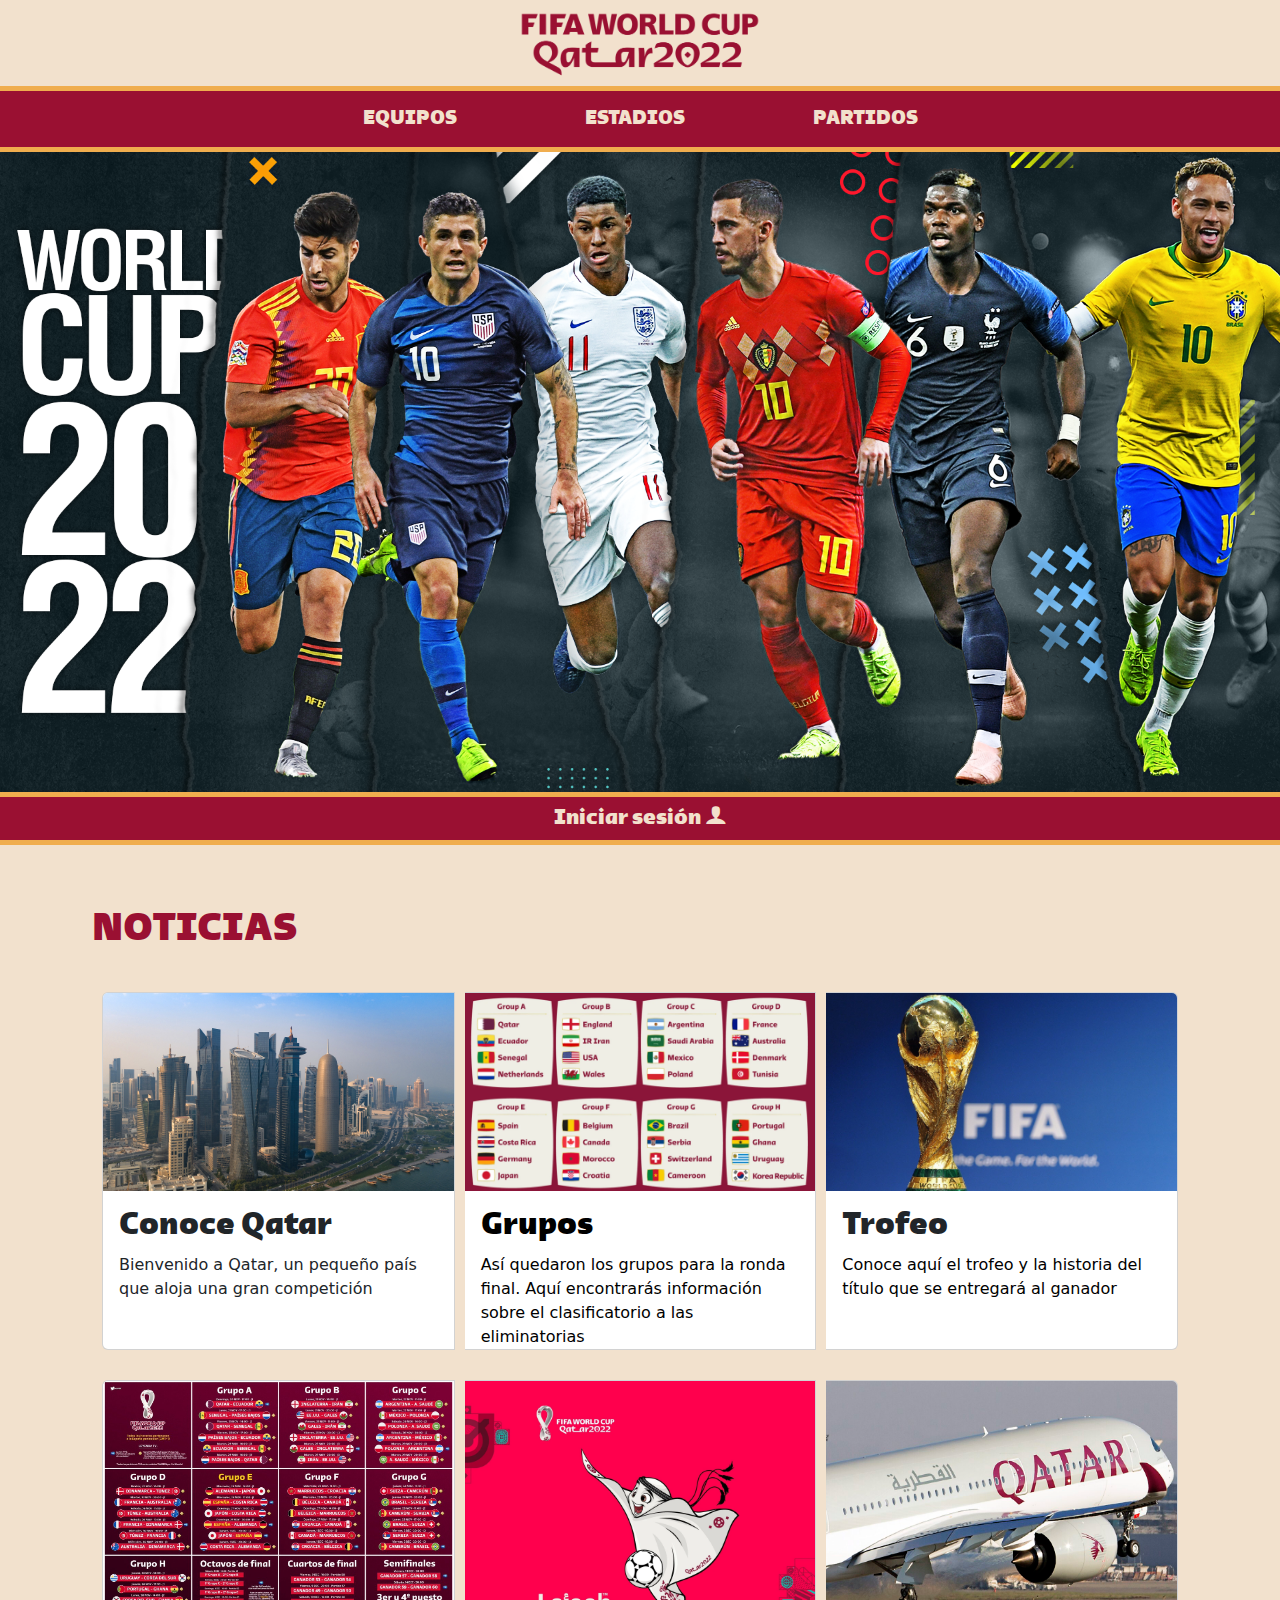
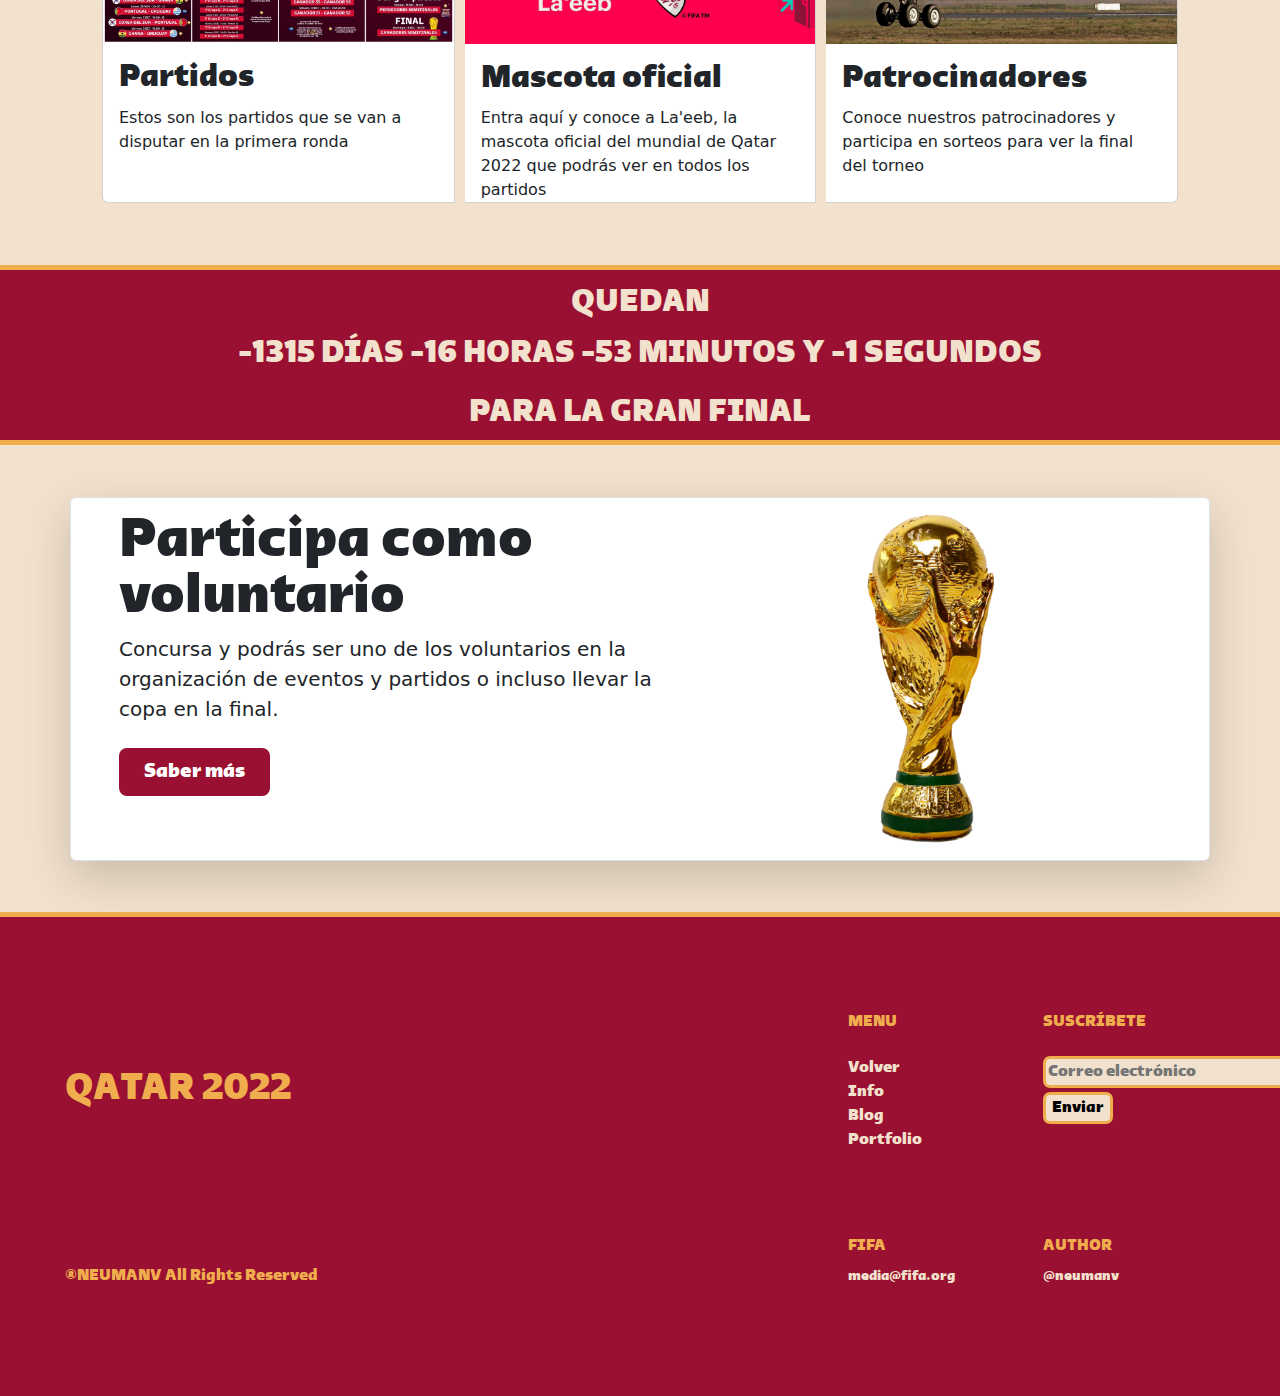
<file: index.html>
<!DOCTYPE html>
<html lang="en">
<head>
    <meta charset="UTF-8">
    <meta name="viewport" content="width=device-width, initial-scale=1.0">
    <title>Qatar 2022</title>
    <link rel="shortcut icon" type="image/x-icon" href="img/fav_icon.png">
    <link rel="stylesheet" href="css/bootstrap.css">
    <link rel="stylesheet" href="css/custom.css">
    <link rel="stylesheet" type="text/css" href="css/style.css">
    <script src="js/bootstrap.bundle.js"></script>
    <script src="js/custom.js"></script>
</head>

<body>
    <header>
        <div class="top">
            <a href="index.html"><img class="justify-content-center" src="img/fuentes.png"></a>
        </div>
        <div class="principal">
            <!-- DISPONIBLE -->
            <p><a href="equipos.html">EQUIPOS</a></p>
            <!-- DISPONIBLE -->
            <p><a href="estadios.html">ESTADIOS</a></p>
            <p><a href="#">PARTIDOS</a></p>
        </div>
        <div class="banner">
            <img src="img/banner4.png">
        </div>
        <div class="ini-ses">
            <a href="iniciosesion.html">Iniciar sesión <span class="icon-user"></span></a>
        </div>
    </header>

    <!-- ESTRUCTURA DEL BODY -->
    <div class="container">
        <h1 class="noticias">NOTICIAS</h1>

        <!-- PRIMERA LÍNEA DE CARTAS -->
        <div class="card-group align-self-center">

            <div class="card">
                <img class="card-img-top" src="img/qatar_doha.jpg">
                <div class="card-body">
                    <h2 class="card-title">Conoce Qatar</h2>
                    <p class="card-text">Bienvenido a Qatar, un pequeño país que aloja una gran competición</p>
                </div>
            </div>

            <!-- FUNCIONA -->
            <div class="card">
                <img class="card-img-top" src="img/grupos.png">
                <div class="card-body">
                    <h2 class="card-title"><a id="enlace" href="grupos.html">Grupos</h2>
                    <p class="card-text">Así quedaron los grupos para la ronda final. Aquí encontrarás información sobre
                        el clasificatorio a las eliminatorias</a></p>
                </div>
            </div>

            <div class="card">
                <img class="card-img-top" src="img/competicion.jpeg">
                <div class="card-body">
                    <h2 class="card-title">Trofeo</h2>
                    <p class="card-text"><a class="enlace" href="#">Conoce aquí el trofeo y la historia del título que
                            se entregará al ganador</a></p>
                </div>
            </div>
        </div>

        <!-- SEGUNDA LÍNEA DE CARTAS -->
        <div class="card-group align-self-center">
            <div class="card">
                <img class="card-img-top" src="img/partidos.jpg">
                <div class="card-body">
                    <h2 class="card-title">Partidos</h2>
                    <p class="card-text">Estos son los partidos que se van a disputar en la primera ronda</p>
                </div>
            </div>

            <div class="card">
                <img class="card-img-top" src="img/mascota_qatar.png">
                <div class="card-body">
                    <h2 class="card-title">Mascota oficial</h2>
                    <p class="card-text">Entra aquí y conoce a La'eeb, la mascota oficial del mundial de Qatar 2022 que
                        podrás ver en todos los partidos</p>
                </div>
            </div>

            <div class="card">
                <img class="card-img-top" src="img/qatar_airways.jpg">
                <div class="card-body">
                    <h2 class="card-title">Patrocinadores</h2>
                    <p class="card-text">Conoce nuestros patrocinadores y participa en sorteos para ver la final del
                        torneo</p>
                </div>
            </div>
        </div>
    </div>

    <!-- CONTADOR REGRESIVO -->
    <div class="text-center">
        <h2>QUEDAN</h2>
        <p><span id="days"></span> DÍAS <span id="hours"></span> HORAS <span id="minutes"></span> MINUTOS Y <span
                id="seconds"></span> SEGUNDOS</p>
        <h2>PARA LA GRAN FINAL</h2>
        <!-- FUNCIÓN JS -->
        <script>
            setInterval(updateCountdown, MILLISECONDS_OF_A_SECOND);     //Reiniciar cada segundo
        </script>
    </div>
    <!-- FIN CONTADOR REGRESIVO -->

    <div class="container">
        <div class="cuadro row align-items-center rounded-2 border bg-white shadow-lg">
            <div class="col-lg-7 p-lg-5 pt-lg-3">
                <h1 class="display-4 fw-bold ff-qatar lh-1">Participa como voluntario</h1>
                <p class="lead">Concursa y podrás ser uno de los voluntarios en la organización de eventos
                    y partidos o incluso llevar la copa en la final.</p>
                <div class="d-grid gap-2 d-md-flex justify-content-md-start mb-4 mb-lg-3">
                    <button type="button"
                        class="btn ff-qatar bg-primary mt-2 btn-lg px-4 me-md-2 fw-bold text-white">Saber más</button>
                </div>
            </div>
            <!-- CUADRO DE IMAGEN -->
            <div class="col-lg-4 offset-lg-1 overflow-hidden">
                <img class="w-50" src="img/wc_trophy.png">
            </div>
        </div>
    </div>

    <!-- FOOTER -->
    <div class="container-fluid justify-content-center">
        <footer>
            <div class="row my-5 justify-content-center py-5">
                <div class="col-11">
                    <div class="row">
                        <div class="col-xl-8 col-md-4 col-sm-4 col-12 my-auto mx-auto a">
                            <h3 class="text-muted mb-md-0 mb-5 bold-text">QATAR 2022</h3>
                        </div>
                        <div class="col-xl-2 col-md-4 col-sm-4 col-12">
                            <h6 class="mb-3 mb-lg-4 bold-text "><b>MENU</b></h6>
                            <ul class="list-unstyled">
                                <li><a href="index.html" id="footer-hover">Volver</a></li>
                                <li>Info</li>
                                <li>Blog</li>
                                <li>Portfolio</li>
                            </ul>
                        </div>
                        <div class="col-xl-2 col-md-4 col-sm-4 col-12">
                            <h6 class="mb-3 mb-lg-4 text-muted bold-text mt-sm-0 mt-5"><b>SUSCRÍBETE</b></h6>
                            <form><input id="form-footer" type="email" class="mb-1" placeholder="Correo electrónico">
                            <button id="form-footer">Enviar</button></form>
                        </div>
                    </div>
                    <div class="row">
                        <div
                            class="col-xl-8 col-md-4 col-sm-4 col-auto  my-md-0 mt-5 order-sm-1 order-3 align-self-end">
                            <p class="social text-muted mb-0 pb-0 bold-text"><span>&#174;</span>NEUMANV All Rights Reserved</small>
                        </div>
                        <div class="col-xl-2 col-md-4 col-sm-4 col-auto order-1 align-self-end ">
                            <h6 class="mt-55 mt-2 text-muted bold-text"><b>FIFA</b></h6><small> <span><i
                                        class="fa fa-envelope" aria-hidden="true"></i></span>media@fifa.org</small>
                        </div>
                        <div class="col-xl-2 col-md-4 col-sm-4 col-auto order-2 align-self-end mt-3">
                            <h6 class="text-muted bold-text"><b>AUTHOR</b></h6><small><span><i class="fa fa-envelope"
                                        aria-hidden="true"></i></span><a id="ghub"
                                    href="https://github.com/neumanv">@neumanv</a></small>
                        </div>
                    </div>
                </div>
            </div>
        </footer>
    </div>

    <!-- SCRIPTS FINALES -->

    <script type='text/javascript'>

        //NO CLICK DERECHO
        document.oncontextmenu = function () {
            return false
        }

        //------------------------------------------------------  

        //NO PERMITE COPIAR
        document.addEventListener("contextmenu", function (event) {
            event.preventDefault();
        }, false);

        document.addEventListener("copy", function (event) {
            //AL COPIAR EL TEXTO MUESTRA EL SIGUIENTE MENSAJE
            event.clipboardData.setData("text/plain", "No se puede copiar");
            event.preventDefault();
        }, false);
    </script>
</body>

</html>
</file>
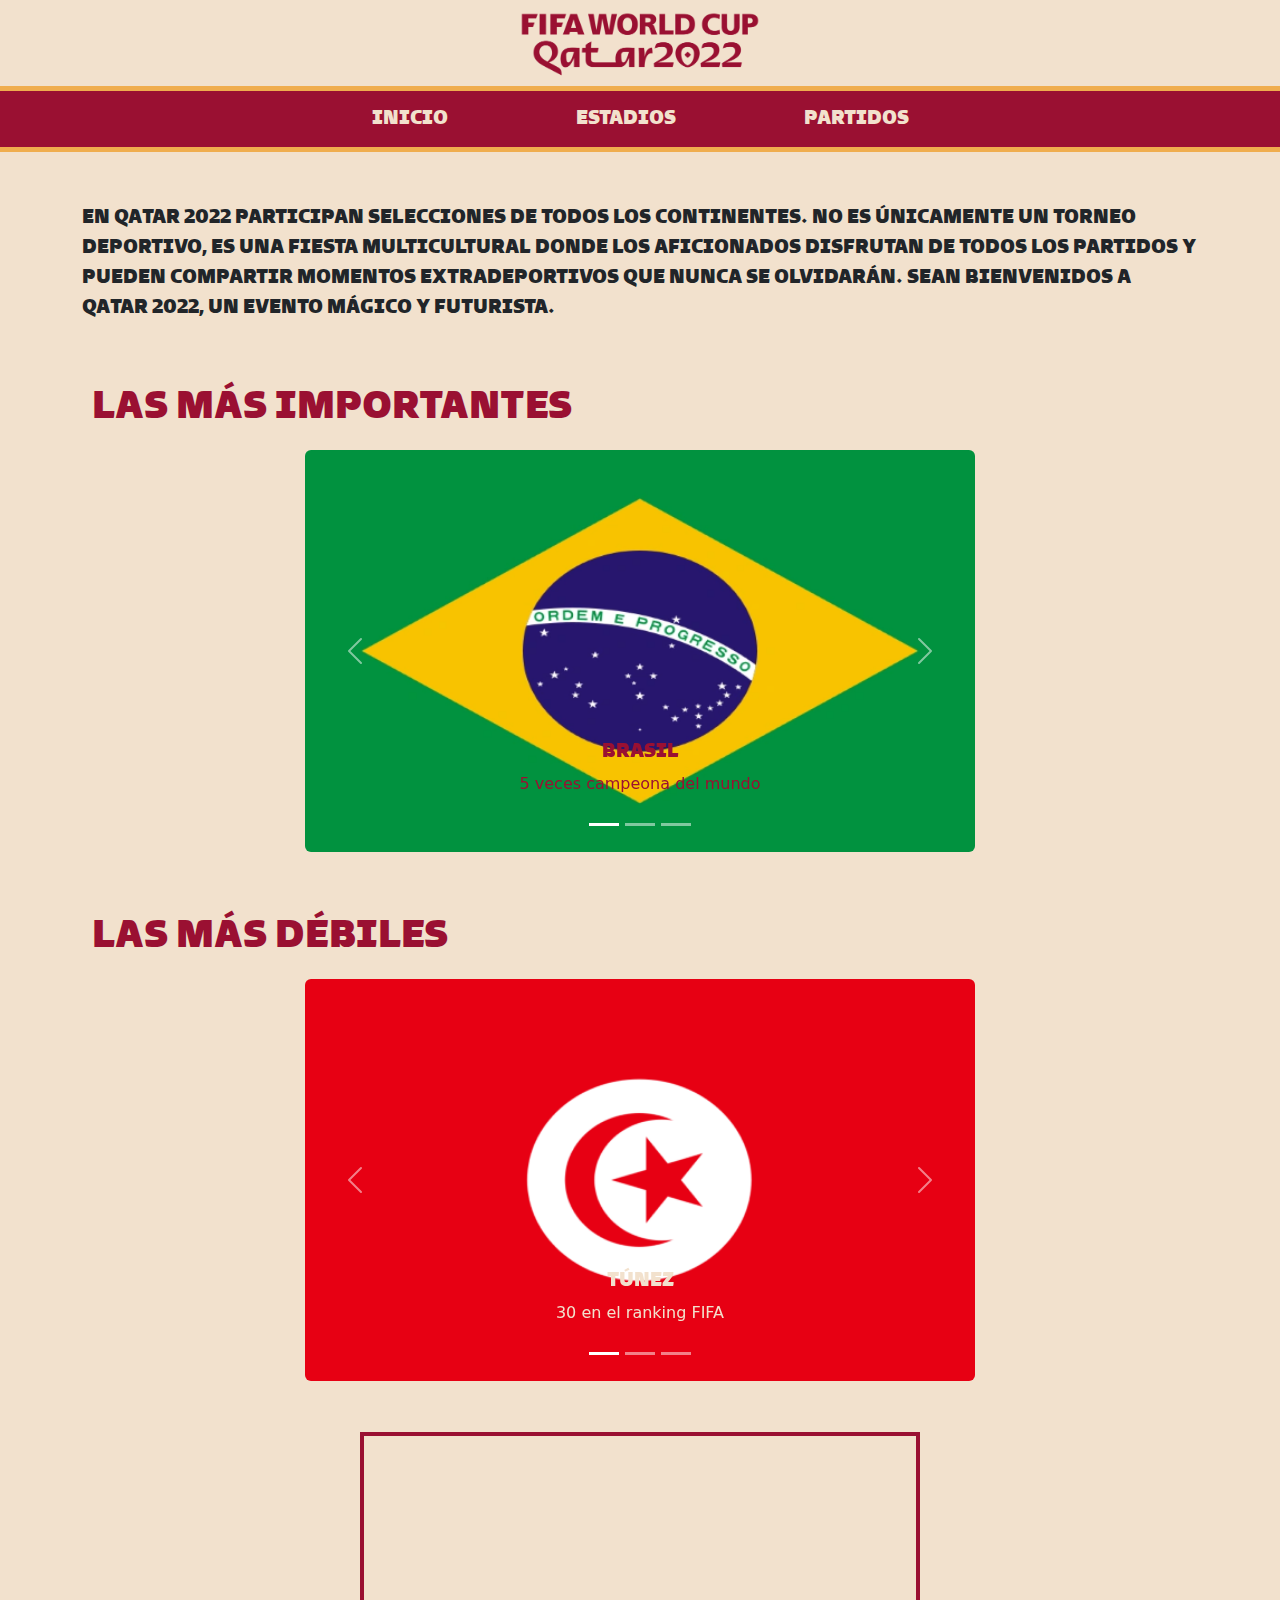
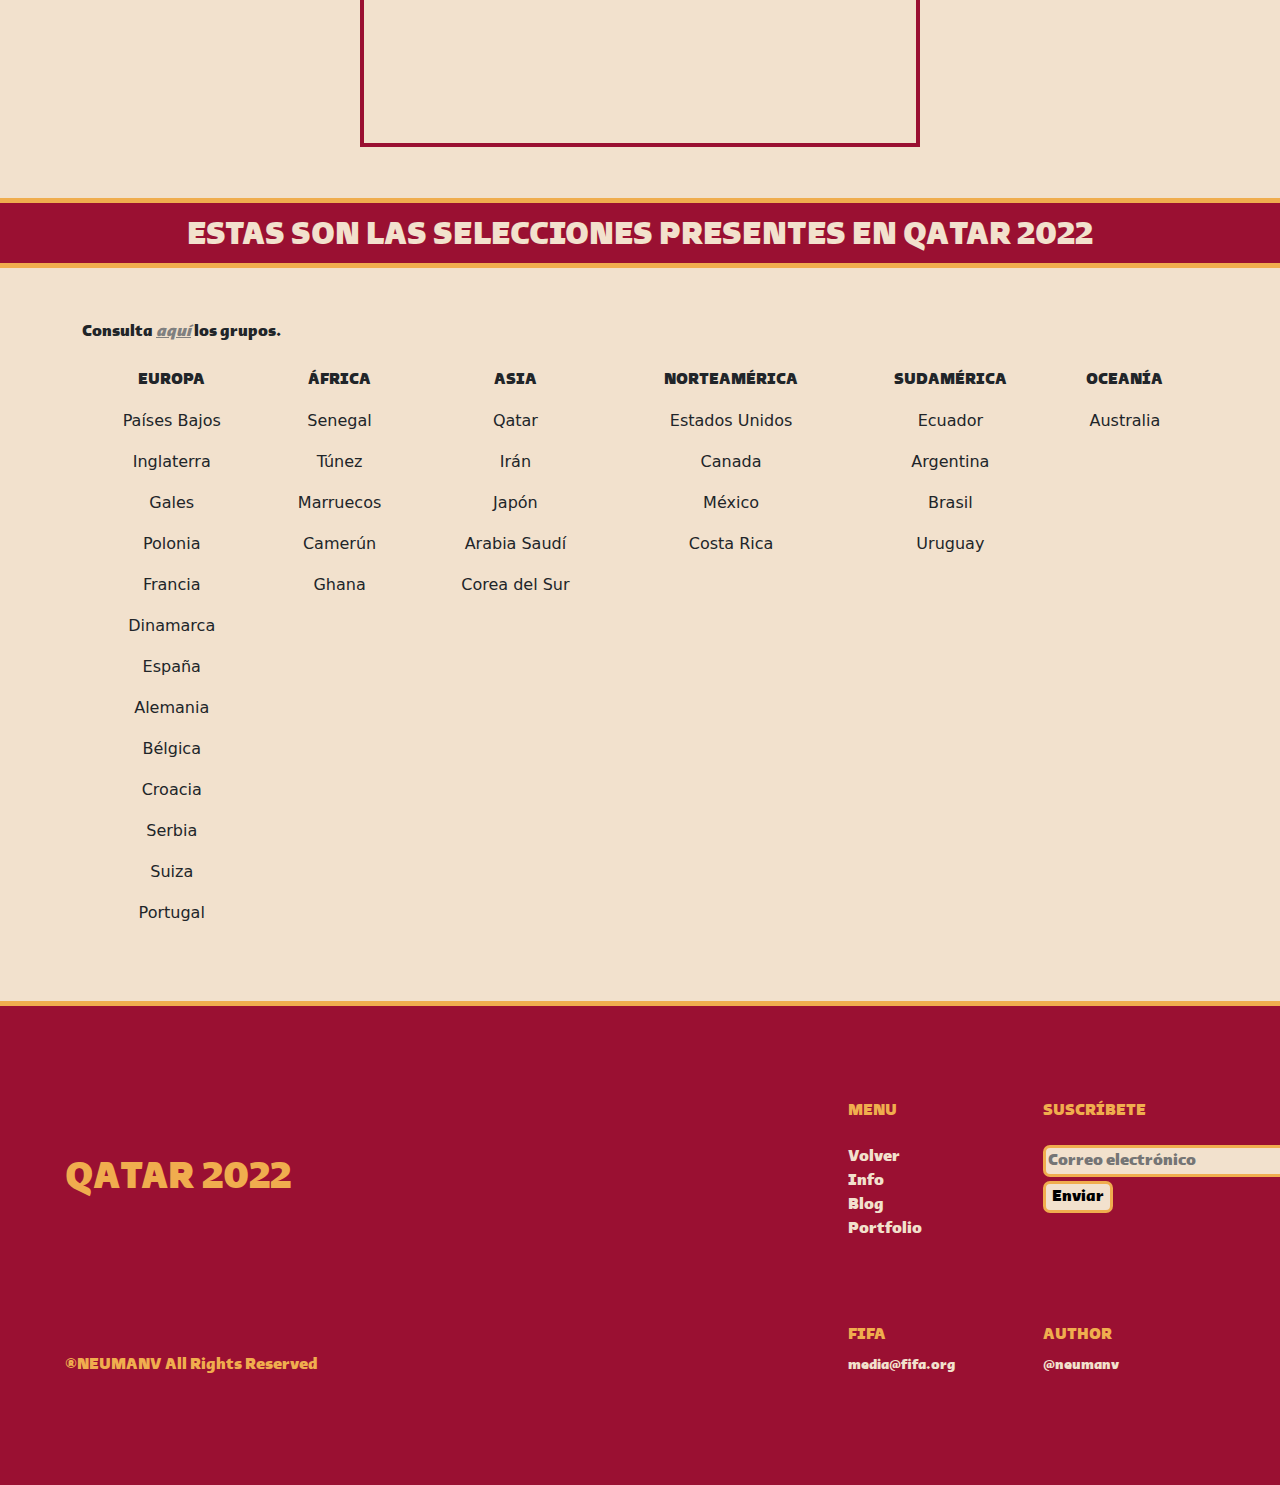
<file: equipos.html>
<!DOCTYPE html>
<html lang="en">

<head>
    <meta charset="UTF-8">
    <meta name="viewport" content="width=device-width, initial-scale=1.0">
    <title>Equipos Qatar 2022</title>
    <link rel="shortcut icon" type="image/x-icon" href="img/fav_icon.png">
    <link rel="stylesheet" href="css/bootstrap.css">
    <link rel="stylesheet" href="css/custom.css">
    <script src="js/bootstrap.bundle.js"></script>
    <script src="js/custom.js"></script>
</head>

<body>
    <header>
        <div class="top">
            <a href="index.html"><img class="justify-content-center" src="img/fuentes.png"></a>
        </div>
        <div class="principal">
            <!-- DISPONIBLE -->
            <p><a href="index.html">INICIO</a></p>
            <!-- DISPONIBLE -->
            <p><a href="estadios.html">ESTADIOS</a></p>
            <p><a href="#">PARTIDOS</a></p>
        </div>
    </header>

    <!-- ESTRUCTURA DEL BODY -->

    <div class="container">
        <p class="pres-equipos">EN QATAR 2022 PARTICIPAN SELECCIONES DE TODOS LOS CONTINENTES.
            NO ES ÚNICAMENTE UN TORNEO DEPORTIVO, ES UNA FIESTA MULTICULTURAL DONDE LOS AFICIONADOS DISFRUTAN DE TODOS
            LOS PARTIDOS Y PUEDEN COMPARTIR MOMENTOS EXTRADEPORTIVOS QUE NUNCA SE OLVIDARÁN. SEAN BIENVENIDOS A QATAR
            2022, UN EVENTO MÁGICO Y FUTURISTA.
        </p>
    </div>

    <!-- CAROUSEL IMPORTANTES -->
    <div class="container">
        <h1 class="noticias">LAS MÁS IMPORTANTES</h1>
        <div id="carouselExampleIndicators" class="carousel slide demo" data-bs-ride="carousel">
            <div class="carousel-indicators">
                <button type="button" data-bs-target="#carouselExampleIndicators" data-bs-slide-to="0" class="active"
                    aria-current="true" aria- label="Slide 1"></button>
                <button type="button" data-bs-target="#carouselExampleIndicators" data-bs-slide-to="1"
                    aria-label="Slide 2"></button>
                <button type="button" data-bs-target="#carouselExampleIndicators" data-bs-slide-to="2"
                    aria-label="Slide 3"></button>
            </div>
            <div class="carousel-inner rounded">
                <div class="carousel-item  active">
                    <img src="img/brasil.png" class="d-block w-5">
                    <div class="carousel-caption d-none d-md-block">
                        <h5>BRASIL</h5>
                        <p id="cambio-bandera">5 veces campeona del mundo</p>
                    </div>
                </div>
                <div class="carousel-item">
                    <img src="img/alemania.png" class="d-block w-100">
                    <div class="carousel-caption d-none d-md-block">
                        <h5>ALEMANIA</h5>
                        <p id="cambio-bandera">4 veces campeona del mundo</p>
                    </div>
                </div>
                <div class="carousel-item">
                    <img src="img/francia.png" class="d-block w-100">
                    <div class="carousel-caption d-none d-md-block">
                        <h5>FRANCIA</h5>
                        <p id="cambio-bandera">2 veces campeona del mundo</p>
                    </div>
                </div>
            </div>
            <button class="carousel-control-prev" type="button" data-bs-target="#carouselExampleIndicators"
                data-bs-slide="prev">
                <span class="carousel-control-prev-icon" aria-hidden="true"></span>
            </button>
            <button class="carousel-control-next" type="button" data-bs-target="#carouselExampleIndicators"
                data-bs-slide="next">
                <span class="carousel-control-next-icon" aria-hidden="true"></span>
            </button>
        </div>
    </div>
    <!-- FIN CARRUSEL IMPORTANTES -->

    <!-- CAROUSEL PEORES -->
    <div class="container">
        <h1 class="noticias">LAS MÁS DÉBILES</h1>
        <div id="second-carousel" class="carousel slide demo" data-bs-ride="carousel">
            <div class="carousel-indicators">
                <button type="button" data-bs-target="#second-carousel" data-bs-slide-to="0" class="active"
                    aria-current="true" aria- label="Slide 1"></button>
                <button type="button" data-bs-target="#second-carousel" data-bs-slide-to="1"
                    aria-label="Slide 2"></button>
                <button type="button" data-bs-target="#second-carousel" data-bs-slide-to="2"
                    aria-label="Slide 3"></button>
            </div>
            <div class="carousel-inner rounded">
                <div class="carousel-item">
                    <img src="img/arabia.jpg" class="d-block w-5">
                    <div class="arabia carousel-caption d-none d-md-block">
                        <h5>ARABIA SAUDÍ</h5>
                        <p>51 en el ranking FIFA</p>
                    </div>
                </div>
                <div class="carousel-item">
                    <img src="img/qatar-bandera.png" class="d-block w-5">
                    <div class="arabia d-none carousel-caption d-md-block">
                        <h5>QATAR</h5>
                        <p>50 en el ranking fifa</p>
                    </div>
                </div>
                <div class="carousel-item active">
                    <img src="img/tunez.png" class="d-block w-5">
                    <div class="arabia carousel-caption d-none d-md-block">
                        <h5>TÚNEZ</h5>
                        <p>30 en el ranking FIFA</p>
                    </div>
                </div>
            </div>
            <button class="carousel-control-prev" type="button" data-bs-target="#second-carousel" data-bs-slide="prev">
                <span class="carousel-control-prev-icon" aria-hidden="true"></span>
            </button>
            <button class="carousel-control-next" type="button" data-bs-target="#second-carousel" data-bs-slide="next">
                <span class="carousel-control-next-icon" aria-hidden="true"></span>
            </button>
        </div>
    </div>
    <!-- FIN CARRUSEL PEORES -->

    <!-- VIDEO PRESENTACIÓN -->
    <div id="colc-video" class="container">
        <iframe class="video-qatar" width="560" height="315" src="https://www.youtube.com/embed/Vk08UapQGxU"
            title="YouTube video player" frameborder="0"
            allow="accelerometer; autoplay; clipboard-write; encrypted-media; gyroscope; picture-in-picture"
            allowfullscreen></iframe>
    </div>
    <!-- FIN VIDEO PRESENTACIÓN -->

    <!-- CLASIFICADOS -->
    <div class="text-center">
        <h2>ESTAS SON LAS SELECCIONES PRESENTES EN QATAR 2022</h2>
    </div>

    <!-- TABLA RESPONSIVA -->
    <!-- PARA VER LA TABLA EN DIMENSIONES MÁS PEQUEÑAS, SE DEBE DESLIZAR LA PANTALLA -->
    <div class="container">
        <p class="ff-qatar">Consulta <a id="enlace-texto" href="grupos.html">aquí</a> los grupos.</p>
        <div class="table-responsive">
            <table class="table">
                <thead>
                    <tr>
                        <th scope="col">EUROPA</th>
                        <th scope="col">ÁFRICA</th>
                        <th scope="col">ASIA</th>
                        <th scope="col">NORTEAMÉRICA</th>
                        <th scope="col">SUDAMÉRICA</th>
                        <th scope="col">OCEANÍA</th>
                    </tr>
                </thead>
                <tbody>
                    <tr>
                        <td>Países Bajos</td>
                        <td>Senegal</td>
                        <td>Qatar</td>
                        <td>Estados Unidos</td>
                        <td>Ecuador</td>
                        <td>Australia</td>
                    </tr>
                    <tr>
                        <td>Inglaterra</td>
                        <td>Túnez</td>
                        <td>Irán</td>
                        <td>Canada</td>
                        <td>Argentina</td>
                    </tr>
                    <tr>
                        <td>Gales</td>
                        <td>Marruecos</td>
                        <td>Japón</td>
                        <td>México</td>
                        <td>Brasil</td>
                    </tr>
                    <tr>
                        <td>Polonia</td>
                        <td>Camerún</td>
                        <td>Arabia Saudí</td>
                        <td>Costa Rica</td>
                        <td>Uruguay</td>
                    </tr>
                    <tr>
                        <td>Francia</td>
                        <td>Ghana</td>
                        <td>Corea del Sur</td>
                    </tr>
                    <tr>
                        <td>Dinamarca</td>
                    </tr>
                    <tr>
                        <td>España</td>
                    </tr>
                    <tr>
                        <td>Alemania</td>
                    </tr>
                    <tr>
                        <td>Bélgica</td>
                    </tr>
                    <tr>
                        <td>Croacia</td>
                    </tr>
                    <tr>
                        <td>Serbia</td>
                    </tr>
                    <tr>
                        <td>Suiza</td>
                    </tr>
                    <tr>
                        <td>Portugal</td>
                    </tr>
                </tbody>
            </table>
        </div>
    </div>
    <!-- FIN TABLA RESPONSIVA -->
    <!-- FIN CLASIFICADOS -->

    <!-- FOOTER -->
    <div class="container-fluid justify-content-center">
        <footer>
            <div class="row my-5 justify-content-center py-5">
                <div class="col-11">
                    <div class="row">
                        <div class="col-xl-8 col-md-4 col-sm-4 col-12 my-auto mx-auto a">
                            <h3 class="text-muted mb-md-0 mb-5 bold-text">QATAR 2022</h3>
                        </div>
                        <div class="col-xl-2 col-md-4 col-sm-4 col-12">
                            <h6 class="mb-3 mb-lg-4 bold-text "><b>MENU</b></h6>
                            <ul class="list-unstyled">
                                <li><a href="index.html" id="footer-hover">Volver</a></li>
                                <li>Info</li>
                                <li>Blog</li>
                                <li>Portfolio</li>
                            </ul>
                        </div>
                        <div class="col-xl-2 col-md-4 col-sm-4 col-12">
                            <h6 class="mb-3 mb-lg-4 text-muted bold-text mt-sm-0 mt-5"><b>SUSCRÍBETE</b></h6>
                            <form><input id="form-footer" type="email" class="mb-1" placeholder="Correo electrónico">
                            <button id="form-footer">Enviar</button></form>
                        </div>
                    </div>
                    <div class="row">
                        <div
                            class="col-xl-8 col-md-4 col-sm-4 col-auto  my-md-0 mt-5 order-sm-1 order-3 align-self-end">
                            <p class="social text-muted mb-0 pb-0 bold-text"><span>&#174;</span>NEUMANV All Rights Reserved</small>
                        </div>
                        <div class="col-xl-2 col-md-4 col-sm-4 col-auto order-1 align-self-end ">
                            <h6 class="mt-55 mt-2 text-muted bold-text"><b>FIFA</b></h6><small> <span><i
                                        class="fa fa-envelope" aria-hidden="true"></i></span>media@fifa.org</small>
                        </div>
                        <div class="col-xl-2 col-md-4 col-sm-4 col-auto order-2 align-self-end mt-3">
                            <h6 class="text-muted bold-text"><b>AUTHOR</b></h6><small><span><i class="fa fa-envelope"
                                        aria-hidden="true"></i></span><a id="ghub"
                                    href="https://github.com/neumanv">@neumanv</a></small>
                        </div>
                    </div>
                </div>
            </div>
        </footer>
    </div>

    <!-- SCRIPTS FINALES -->
    <script type='text/javascript'>

        //NO CLICK DERECHO
        document.oncontextmenu = function () {
            return false
        }

        //------------------------------------------------------  

        //NO PERMITE COPIAR
        document.addEventListener("contextmenu", function (event) {
            event.preventDefault();
        }, false);

        document.addEventListener("copy", function (event) {
            //AL COPIAR EL TEXTO MUESTRA EL SIGUIENTE MENSAJE
            event.clipboardData.setData("text/plain", "No se puede copiar");
            event.preventDefault();
        }, false);

    </script>
</body>

</html>
</file>
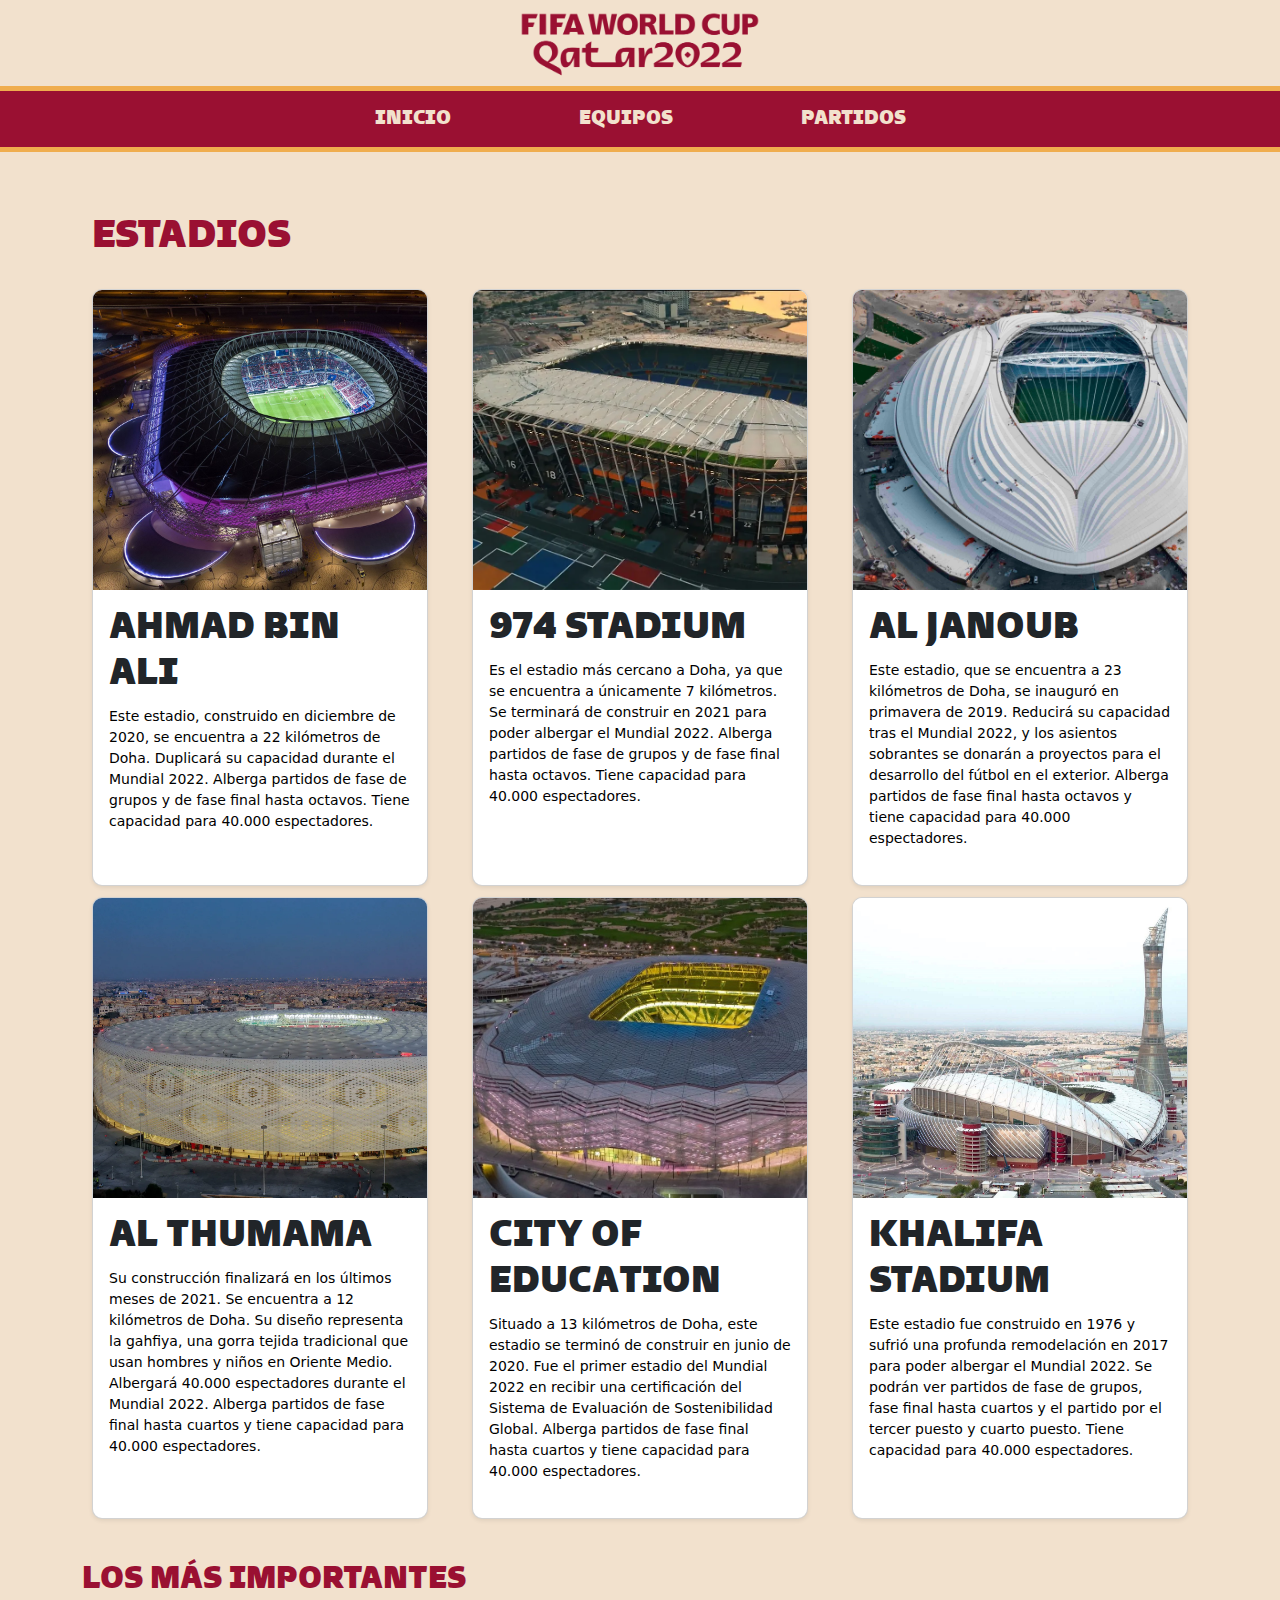
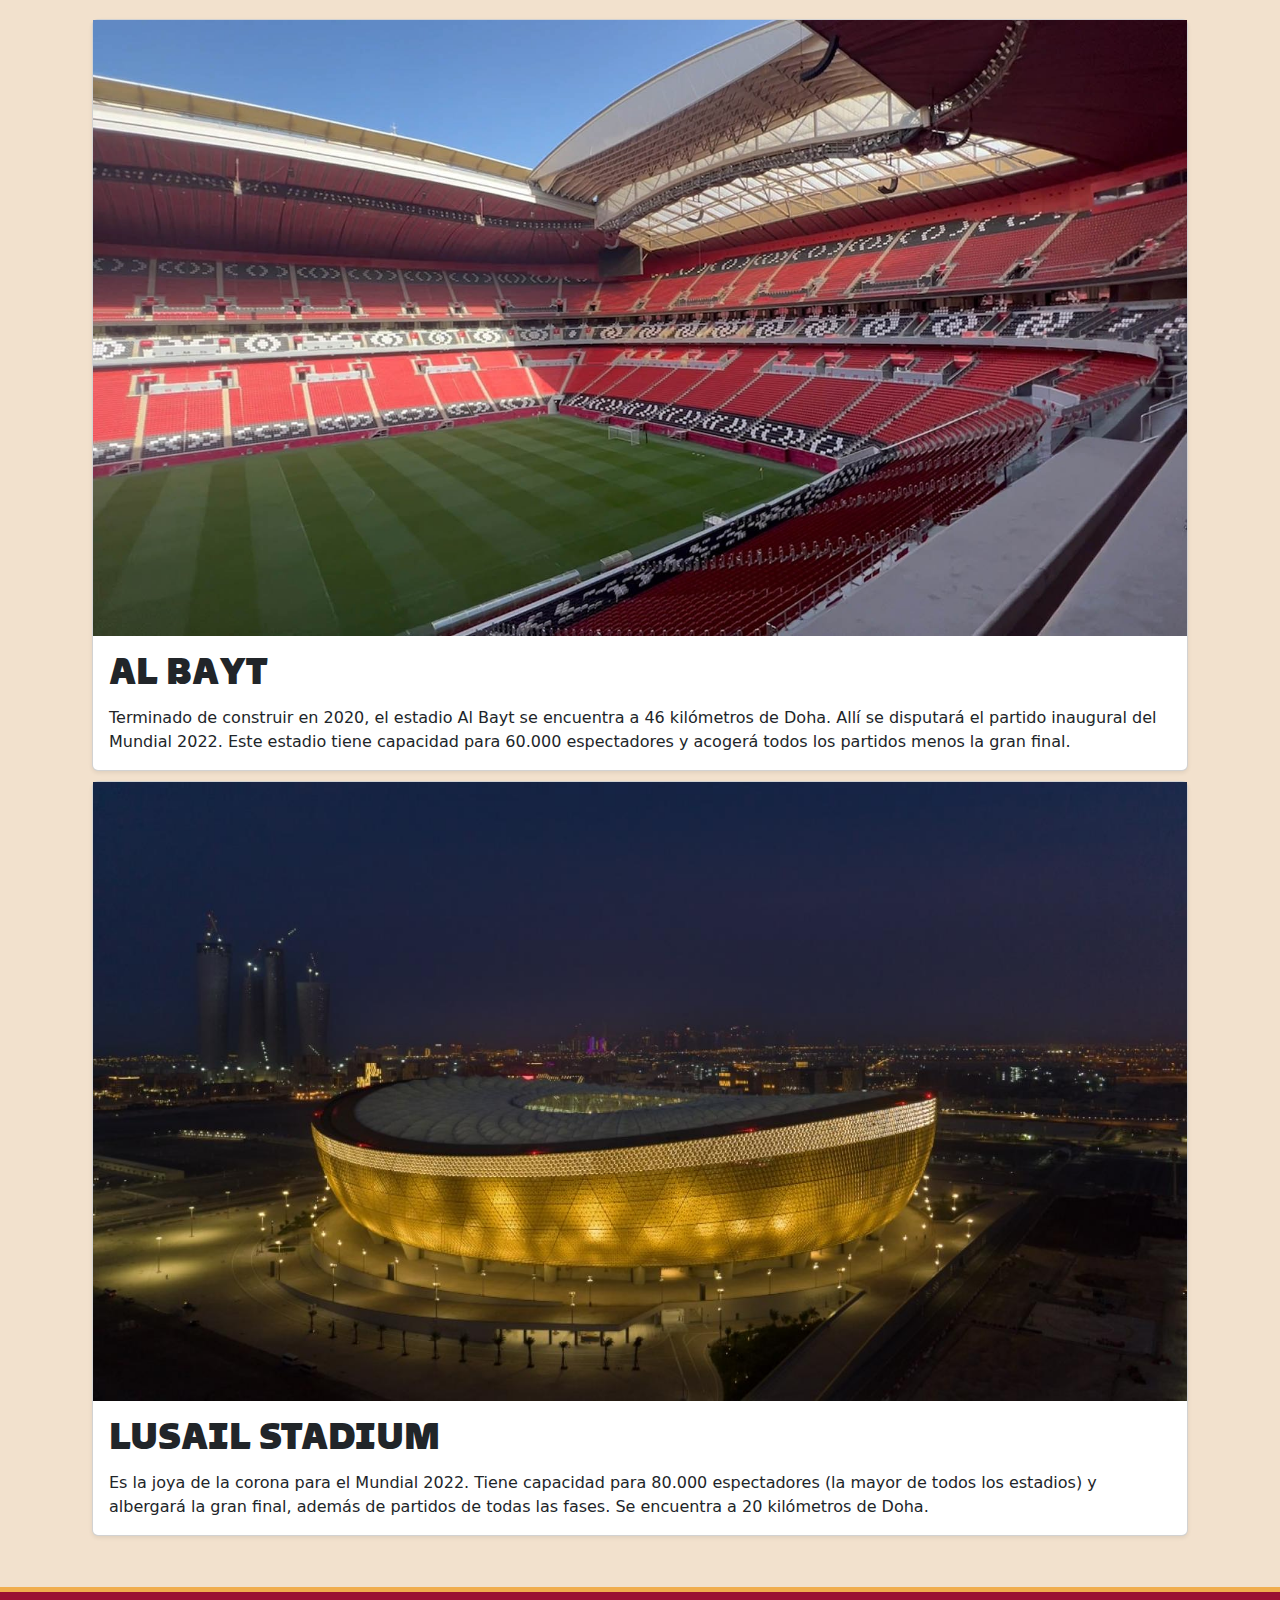
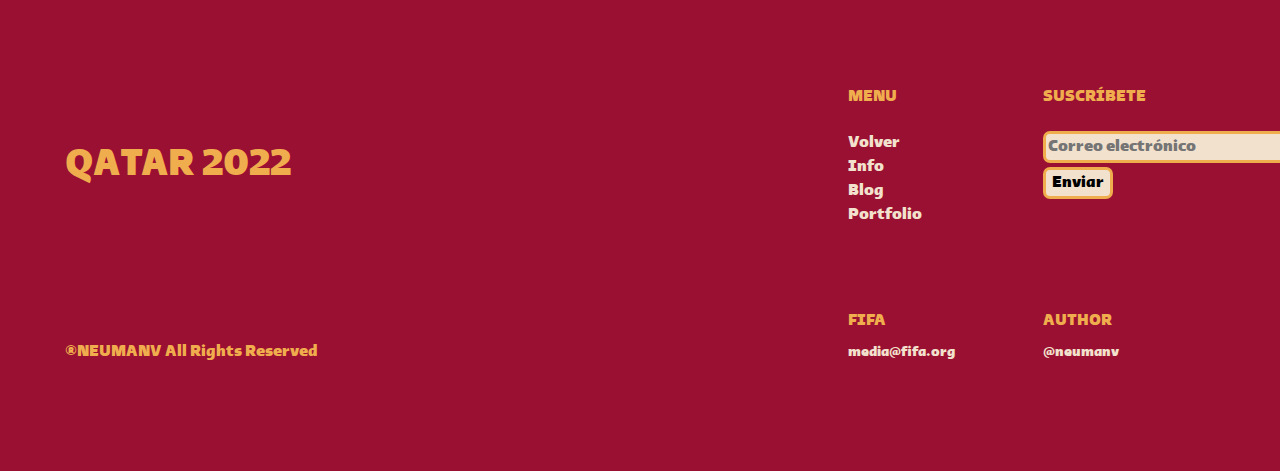
<file: estadios.html>
<!DOCTYPE html>
<html lang="en">

<head>
    <meta charset="UTF-8">
    <meta name="viewport" content="width=device-width, initial-scale=1.0">
    <title>Estadios Qatar 2022</title>
    <link rel="shortcut icon" type="image/x-icon" href="img/fav_icon.png">
    <link rel="stylesheet" href="css/bootstrap.css">
    <link rel="stylesheet" href="css/custom.css">
    <script src="js/bootstrap.bundle.js"></script>
    <script src="js/custom.js"></script>
</head>

<body>
    <header>
        <div class="top">
            <a href="index.html"><img class="justify-content-center" src="img/fuentes.png"></a>
        </div>
        <div class="principal">
            <!-- DISPONIBLE -->
            <p><a href="index.html">INICIO</a></p>
            <!-- DISPONIBLE -->
            <p><a href="equipos.html">EQUIPOS</a></p>
            <p><a href="#">PARTIDOS</a></p>
        </div>
    </header>

    <!-- ESTRUCTURA DEL BODY -->

    <!-- LINEA SUPERIOR -->
    <div class="wrapper">
        <div class="container">
        <h1 class="noticias">ESTADIOS</h1>
        <div class="row">
            <div class="col-md-4">
                <div class="card shadow-sm">
                    <img src="img/ahmad-bin-ali.jpg"/>
                    <div class="card-body">
                        <h3>AHMAD BIN ALI</h3>
                        <p class="text-justify">Este estadio, construido en diciembre de 2020, se encuentra a 22 kilómetros de Doha. 
                            Duplicará su capacidad durante el Mundial 2022. Alberga partidos de fase de grupos 
                            y de fase final hasta octavos. Tiene capacidad para 40.000 espectadores.
                        </p>
                    </div>
                </div>
            </div>
            <div class="col-md-4">
                <div class="card shadow-sm">
                    <img src="img/ras-abu-aboud.png"/>
                    <div class="card-body">
                        <h3>974 STADIUM</h3>
                        <p class="text-justify">Es el estadio más cercano a Doha, ya que se encuentra a únicamente 7 kilómetros.
                            Se terminará de construir en 2021 para poder albergar el Mundial 2022. Alberga partidos de fase de grupos 
                            y de fase final hasta octavos. Tiene capacidad para 40.000 espectadores.
                        </p>
                    </div>
                </div>
            </div>
            <div class="col-md-4">
                <div class="card shadow-sm">
                    <img src="img/al-janoub.jpeg"/>
                    <div class="card-body">
                        <h3>AL JANOUB</h3>
                        <p class="text-justify">Este estadio, que se encuentra a 23 kilómetros de Doha, se inauguró en primavera de 2019.
                            Reducirá su capacidad tras el Mundial 2022, y los asientos sobrantes se donarán a proyectos para el desarrollo 
                            del fútbol en el exterior. Alberga partidos de fase final hasta octavos y tiene capacidad para 40.000 espectadores.
                        </p>
                    </div>
                </div>
            </div>
        </div>
        <!-- FIN LINEA SUPERIOR -->

        <!-- LINEA INTERMEDIA -->
        <div class="row">
            <div class="col-md-4">
                <div class="card shadow-sm">
                    <img src="img/al-thumama.png"/>
                    <div class="card-body">
                        <h3>AL THUMAMA</h3>
                        <p class="text-justify">Su construcción finalizará en los últimos meses de 2021. Se encuentra a 12 kilómetros de 
                            Doha. Su diseño representa la gahfiya, una gorra tejida tradicional que usan hombres y niños en Oriente Medio. 
                            Albergará 40.000 espectadores durante el Mundial 2022. Alberga partidos de fase final hasta cuartos y tiene 
                            capacidad para 40.000 espectadores.
                        </p>
                    </div>
                </div>
            </div>
            <div class="col-md-4">
                <div class="card shadow-sm">
                    <img src="img/education-city.jpg"/>
                    <div class="card-body">
                        <h3>CITY OF EDUCATION</h3>
                        <p class="text-justify">Situado a 13 kilómetros de Doha, este estadio se terminó de construir en junio de 2020. 
                            Fue el primer estadio del Mundial 2022 en recibir una certificación del Sistema de Evaluación de 
                            Sostenibilidad Global. Alberga partidos de fase final hasta cuartos y tiene capacidad para 40.000 espectadores.
                        </p>
                    </div>
                </div>
            </div>
            <div class="col-md-4">
                <div class="card shadow-sm">
                    <img src="img/khalifa-international.jpg"/>
                    <div class="card-body">
                        <h3>KHALIFA STADIUM</h3>
                        <p class="text-justify">Este estadio fue construido en 1976 y sufrió una profunda remodelación en 2017 
                            para poder albergar el Mundial 2022. Se podrán ver partidos de fase de grupos, fase final hasta cuartos 
                            y el partido por el tercer puesto y cuarto puesto. Tiene capacidad para 40.000 espectadores.
                        </p>
                    </div>
                </div>
            </div>
        </div>
        <!-- FIN LINEA INTERMEDIA -->
        
        </div>
    </div>

    <!-- ESTADIOS PRINCIPALES -->
    <div class="container" id="car-principales">
        <h2 class="ff-qatar" id="estadio-importante">LOS MÁS IMPORTANTES</h2>
        <div class="card shadow-sm">
            <img src="img/al-bayt.jpg"/>
            <div class="card-body">
                <h3 class="ff-qatar">AL BAYT</h3>
                <p class="text-justify">Terminado de construir en 2020, el estadio Al Bayt se encuentra a 46 kilómetros de Doha. 
                    Allí se disputará el partido inaugural del Mundial 2022. Este estadio tiene capacidad para 60.000 espectadores y acogerá
                    todos los partidos menos la gran final.
                </p>
            </div>
        </div>
        <div class="card shadow-sm">
            <img src="img/lusail.jpeg"/>
            <div class="card-body">
                <h3 class="ff-qatar">LUSAIL STADIUM</h3>
                <p class="text-justify">Es la joya de la corona para el Mundial 2022. Tiene capacidad para 80.000 espectadores 
                    (la mayor de todos los estadios) y albergará la gran final, además de partidos de todas las fases. 
                    Se encuentra a 20 kilómetros de Doha.
                </p>
            </div>
        </div>
    </div>
    <!-- FIN ESTADIOS PRINCIPALES -->

    <!-- FOOTER -->
    <div class="container-fluid justify-content-center">
        <footer>
            <div class="row my-5 justify-content-center py-5">
                <div class="col-11">
                    <div class="row">
                        <div class="col-xl-8 col-md-4 col-sm-4 col-12 my-auto mx-auto a">
                            <h3 class="text-muted mb-md-0 mb-5 bold-text">QATAR 2022</h3>
                        </div>
                        <div class="col-xl-2 col-md-4 col-sm-4 col-12">
                            <h6 class="mb-3 mb-lg-4 bold-text "><b>MENU</b></h6>
                            <ul class="list-unstyled">
                                <li><a href="index.html" id="footer-hover">Volver</a></li>
                                <li>Info</li>
                                <li>Blog</li>
                                <li>Portfolio</li>
                            </ul>
                        </div>
                        <div class="col-xl-2 col-md-4 col-sm-4 col-12">
                            <h6 class="mb-3 mb-lg-4 text-muted bold-text mt-sm-0 mt-5"><b>SUSCRÍBETE</b></h6>
                            <form><input id="form-footer" type="email" class="mb-1" placeholder="Correo electrónico">
                            <button id="form-footer">Enviar</button></form>
                        </div>
                    </div>
                    <div class="row">
                        <div
                            class="col-xl-8 col-md-4 col-sm-4 col-auto  my-md-0 mt-5 order-sm-1 order-3 align-self-end">
                            <p class="social text-muted mb-0 pb-0 bold-text"><span>&#174;</span>NEUMANV All Rights Reserved</small>
                        </div>
                        <div class="col-xl-2 col-md-4 col-sm-4 col-auto order-1 align-self-end ">
                            <h6 class="mt-55 mt-2 text-muted bold-text"><b>FIFA</b></h6><small> <span><i
                                        class="fa fa-envelope" aria-hidden="true"></i></span>media@fifa.org</small>
                        </div>
                        <div class="col-xl-2 col-md-4 col-sm-4 col-auto order-2 align-self-end mt-3">
                            <h6 class="text-muted bold-text"><b>AUTHOR</b></h6><small><span><i class="fa fa-envelope"
                                        aria-hidden="true"></i></span><a id="ghub"
                                    href="https://github.com/neumanv">@neumanv</a></small>
                        </div>
                    </div>
                </div>
            </div>
        </footer>
    </div>

    <!-- SCRIPTS FINALES -->
    <script type='text/javascript'>

        //NO CLICK DERECHO
        document.oncontextmenu = function () {
            return false
        }

        //------------------------------------------------------  

        //NO PERMITE COPIAR
        document.addEventListener("contextmenu", function (event) {
            event.preventDefault();
        }, false);

        document.addEventListener("copy", function (event) {
            //AL COPIAR EL TEXTO MUESTRA EL SIGUIENTE MENSAJE
            event.clipboardData.setData("text/plain", "No se puede copiar");
            event.preventDefault();
        }, false);
    </script>
</body>
</html>
</file>
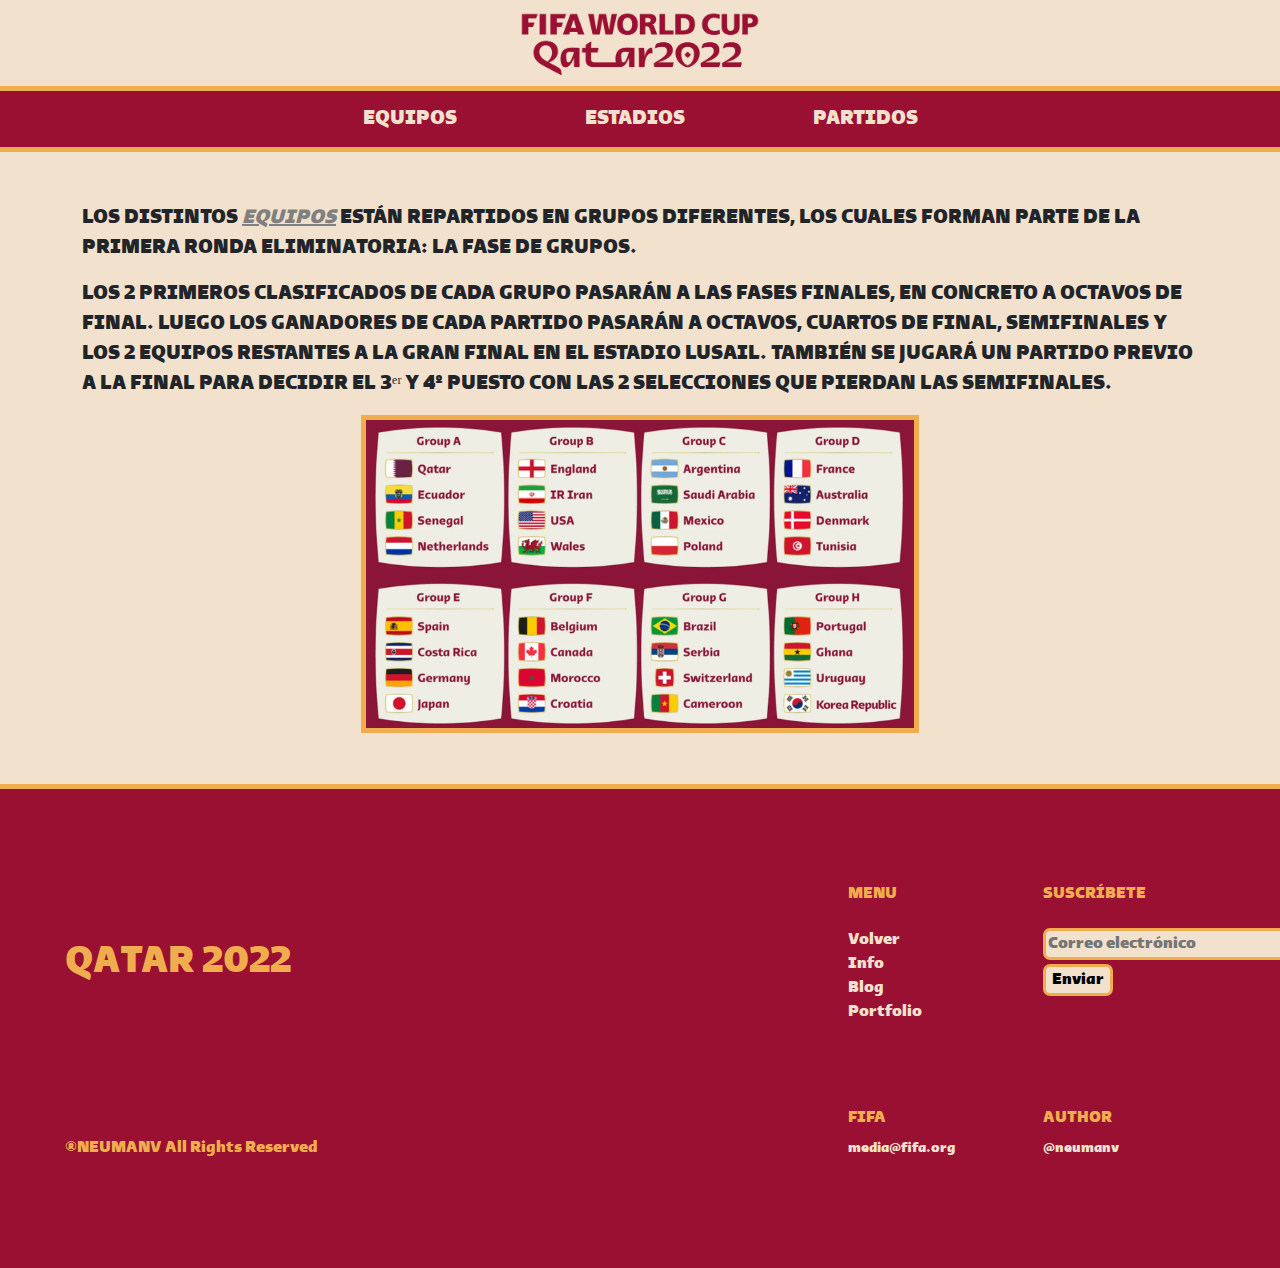
<file: grupos.html>
<!DOCTYPE html>
<html lang="en">

<head>
    <meta charset="UTF-8">
    <meta name="viewport" content="width=device-width, initial-scale=1.0">
    <title>Grupos Qatar 2022</title>
    <link rel="shortcut icon" type="image/x-icon" href="img/fav_icon.png">
    <link rel="stylesheet" href="css/bootstrap.css">
    <link rel="stylesheet" href="css/custom.css">
    <script src="js/bootstrap.bundle.js"></script>
    <script src="js/custom.js"></script>
</head>

<body>
    <header>
        <div class="top">
            <a href="index.html"><img class="justify-content-center" src="img/fuentes.png"></a>
        </div>
        <div class="principal">
            <!-- DISPONIBLE -->
            <p><a href="equipos.html">EQUIPOS</a></p>
            <!-- DISPONIBLE -->
            <p><a href="estadios.html">ESTADIOS</a></p>
            <p><a href="#">PARTIDOS</a></p>
        </div>
    </header>

    <!-- ESTRUCTURA DEL BODY -->

    <div class="container">
        <p class="pres-equipos">LOS DISTINTOS <a id="enlace-texto" href="equipos.html">EQUIPOS</a> ESTÁN REPARTIDOS EN 
            GRUPOS DIFERENTES, LOS CUALES FORMAN PARTE DE LA PRIMERA RONDA ELIMINATORIA: LA FASE DE GRUPOS.
        </p>
        <p class="pres-equipos">LOS 2 PRIMEROS CLASIFICADOS DE CADA GRUPO PASARÁN A LAS FASES FINALES, EN CONCRETO A OCTAVOS DE FINAL. 
            LUEGO LOS GANADORES DE CADA PARTIDO PASARÁN A OCTAVOS, CUARTOS DE FINAL, SEMIFINALES Y LOS 2 EQUIPOS RESTANTES A LA GRAN
            FINAL EN EL ESTADIO LUSAIL. TAMBIÉN SE JUGARÁ UN PARTIDO PREVIO A LA FINAL PARA DECIDIR EL 3ᵉʳ Y 4º PUESTO CON LAS 2
            SELECCIONES QUE PIERDAN LAS SEMIFINALES.
        </p>
        <div class="col-img">
            <img id="grp-img" src="img/grupos.png">
        </div>
    </div>
    

    <!-- FOOTER -->
    <div class="container-fluid justify-content-center">
        <footer>
            <div class="row my-5 justify-content-center py-5">
                <div class="col-11">
                    <div class="row">
                        <div class="col-xl-8 col-md-4 col-sm-4 col-12 my-auto mx-auto a">
                            <h3 class="text-muted mb-md-0 mb-5 bold-text">QATAR 2022</h3>
                        </div>
                        <div class="col-xl-2 col-md-4 col-sm-4 col-12">
                            <h6 class="mb-3 mb-lg-4 bold-text "><b>MENU</b></h6>
                            <ul class="list-unstyled">
                                <li><a href="index.html" id="footer-hover">Volver</a></li>
                                <li>Info</li>
                                <li>Blog</li>
                                <li>Portfolio</li>
                            </ul>
                        </div>
                        <div class="col-xl-2 col-md-4 col-sm-4 col-12">
                            <h6 class="mb-3 mb-lg-4 text-muted bold-text mt-sm-0 mt-5"><b>SUSCRÍBETE</b></h6>
                            <form><input id="form-footer" type="email" class="mb-1" placeholder="Correo electrónico">
                            <button id="form-footer">Enviar</button></form>
                        </div>
                    </div>
                    <div class="row">
                        <div
                            class="col-xl-8 col-md-4 col-sm-4 col-auto  my-md-0 mt-5 order-sm-1 order-3 align-self-end">
                            <p class="social text-muted mb-0 pb-0 bold-text"><span>&#174;</span>NEUMANV All Rights Reserved</small>
                        </div>
                        <div class="col-xl-2 col-md-4 col-sm-4 col-auto order-1 align-self-end ">
                            <h6 class="mt-55 mt-2 text-muted bold-text"><b>FIFA</b></h6><small> <span><i
                                        class="fa fa-envelope" aria-hidden="true"></i></span>media@fifa.org</small>
                        </div>
                        <div class="col-xl-2 col-md-4 col-sm-4 col-auto order-2 align-self-end mt-3">
                            <h6 class="text-muted bold-text"><b>AUTHOR</b></h6><small><span><i class="fa fa-envelope"
                                        aria-hidden="true"></i></span><a id="ghub"
                                    href="https://github.com/neumanv">@neumanv</a></small>
                        </div>
                    </div>
                </div>
            </div>
        </footer>
    </div>

    <!-- SCRIPTS FINALES -->

    <script type='text/javascript'>

        //NO CLICK DERECHO
        document.oncontextmenu = function () {
            return false
        }

        //------------------------------------------------------  

        //NO PERMITE COPIAR
        document.addEventListener("contextmenu", function (event) {
            event.preventDefault();
        }, false);

        document.addEventListener("copy", function (event) {
            //AL COPIAR EL TEXTO MUESTRA EL SIGUIENTE MENSAJE
            event.clipboardData.setData("text/plain", "No se puede copiar");
            event.preventDefault();
        }, false);
    </script>
</body>

</html>
</file>
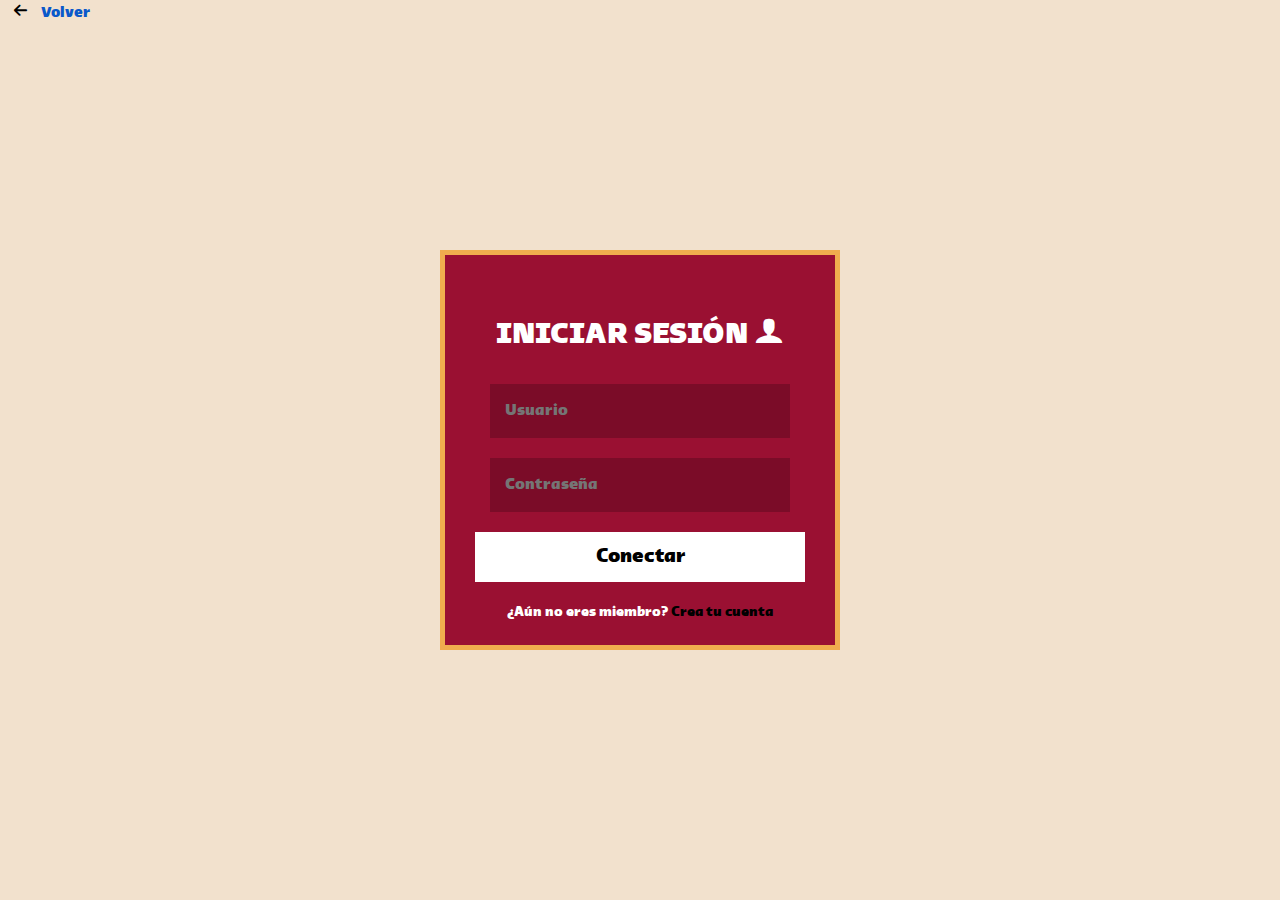
<file: iniciosesion.html>
<!DOCTYPE html>
<html lang="en">
<head>
    <meta charset="UTF-8">
    <meta name="viewport" content="width=device-width, initial-scale=1.0">
    <title>Iniciar sesión</title>
    <link rel="shortcut icon" type="image/x-icon" href="img/fav_icon.png">
    <link rel="stylesheet" href="css/bootstrap.css">
    <link rel="stylesheet" href="css/custom.css">
    <link rel="stylesheet" type="text/css" href="css/style.css">
    <script src="js/bootstrap.bundle.js"></script>
    <script src="js/custom.js"></script>
</head>
<body>
    <a class="flecha-volver" href="index.html"><span class="icon-arrow-left2"></span>Volver</span></a>
    <div class="inner-container">
        <div class="box">
            <h1>INICIAR SESIÓN <span class="icon-user"></span></h1>
            <form id="inicio">
                <input id="usuario-web" type="text" placeholder="Usuario"/>
                <input id="contr-web" type="password" placeholder="Contraseña"/>
                <a href="index.html"><button onclick="registro()">Conectar</button></a>
                <p>¿Aún no eres miembro? <a href="nuevacuenta.html">Crea tu cuenta</a></p>
            </form>
        </div>
    </div>
    <script src="js/custom.js"></script>
</body>
</html>
</file>
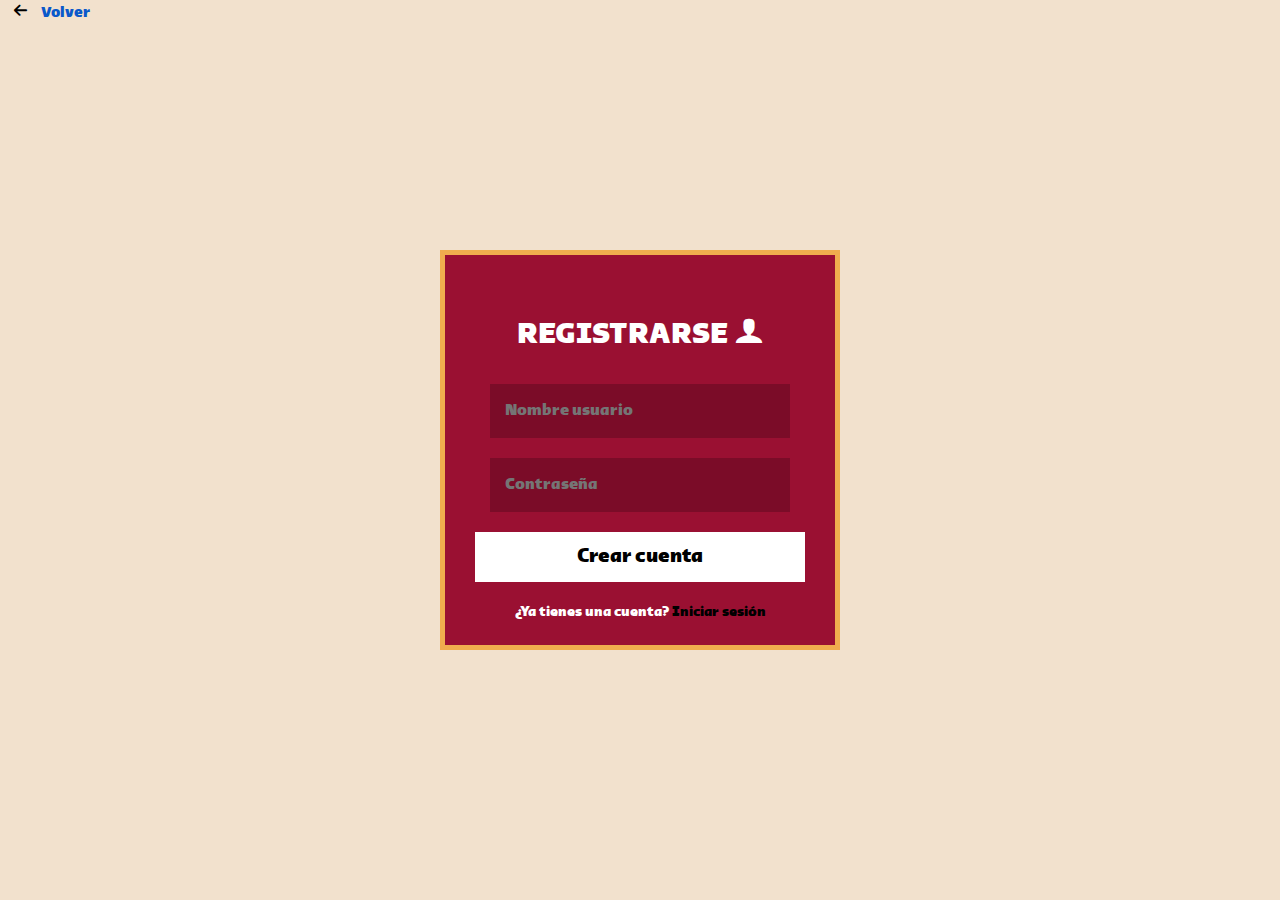
<file: nuevacuenta.html>
<!DOCTYPE html>
<html lang="en">
<head>
    <meta charset="UTF-8">
    <meta name="viewport" content="width=device-width, initial-scale=1.0">
    <title>Registrarse</title>
    <link rel="shortcut icon" type="image/x-icon" href="img/fav_icon.png">
    <link rel="stylesheet" href="css/bootstrap.css">
    <link rel="stylesheet" href="css/custom.css">
    <link rel="stylesheet" type="text/css" href="css/style.css">
    <script src="js/bootstrap.bundle.js"></script>
    <script src="js/custom.js"></script>
</head>
<body>
    <a class="flecha-volver" href="iniciosesion.html"><span class="icon-arrow-left2"></span>Volver</span></a>
    <div class="inner-container">
        <div id="" class="box">
            <h1>REGISTRARSE <span class="icon-user"></span></h1>
            <form id="inicio">
                <input id="usuario-web" type="text" placeholder="Nombre usuario"/>
                <input id="contr-web" type="password" placeholder="Contraseña"/>
                <a href="index.html"><button onclick="registro()">Crear cuenta</button></a>
                <p>¿Ya tienes una cuenta? <a href="iniciosesion.html">Iniciar sesión</a></p>
            </form>
        </div>
    </div>
    <script src="js/custom.js"></script>
</body>
</html>
</file>
<file: css/custom.css>
/* PERSONALIZADO */

* {
    user-select: none;
}

*::selection {
    background: none;
}

*::-moz-selection {
    background: none;
}

@font-face {
    font-family: "Qatar22";
    src: url(../fuenteQatar/qatar2022-arabic-heavy.ttf);
}

:root {
    --principal: #9a1032;
    --bordes: #f0ad4e;
    --arena: #f2e1cd;
}

.bg-primary {
    --bs-bg-opacity: 1;
    background-color: #9a1032 !important;
}

.ff-qatar {
    font-family: "Qatar22";
}

/* HOJA DE ESTILOS */

body {
    background: var(--arena);
}

/* HEADER */

header {
    width: 100%;
    height: auto;
    font-family: "Qatar22";
}

.principal {
    background-color: var(--principal);
    font-size: 20px;
    display: flex;
    justify-content: center;
    padding: 1% 0;
    border-bottom: solid var(--bordes) 5px;
}

.principal a {
    text-decoration: none;
    color: var(--arena);
}

.principal p {
    margin: 0;
    list-style-type: none;
    padding: 0 5%;
}

.principal p :hover {
    text-decoration: underline;
}

.top {
    display: flex;
    justify-content: center;
    border-bottom: solid var(--bordes) 5px;
    background-color: rgb(242, 225, 205);
}

.top img {
    display: block;
    margin: auto;
    width: 40%;
    height: auto;
}

.banner img {
    height: auto;
    width: 100%;
}

.ini-ses {
    display: flex;
    justify-content: center;
    border-top: solid var(--bordes) 5px;
    border-bottom: solid var(--bordes) 5px;
    padding: 5px;
    background-color: var(--principal);
}

.ini-ses a{
    color: var(--arena);
    font-size: 22px;
    text-decoration: none;
    font-family: "Qatar22";
}

#inicio a{
    text-decoration: none;
    color: black;
}

/* BODY */

/* 1ER CONTENEDOR */

.noticias {
    color: var(--principal);
    padding: 10px;
    font-family: "Qatar22";
}

.container {
    margin-bottom: 4%;
}

.card-group {
    width: 100%;
    height: auto;
    padding: 10px;
}

.card-group :hover {
    cursor: pointer;
}

.card-title {
    font-family: "Qatar22";
}

.card {
    margin: 10px;
}

.card :hover {
    text-decoration: underline;
}

.enlace {
    color: black;
    text-decoration: none;
}

.card-text :hover {
    color: black;
}

#enlace {
    color: black;
    text-decoration: none;
}

/* CUENTA ATRÁS */

.text-center {
    color: rgb(242, 225, 205);
    font-family: "Qatar22";
    font-size: 2em;
    background-color: var(--principal);
    padding-top: 14px;
    border-top: var(--bordes) solid 5px;
    border-bottom: var(--bordes) solid 5px;
}

/* 2º CONTENEDOR */

.container {
    margin-top: 4%;
}

.cuadro {
    border: var(--bordes) solid 5px;
}

.display {
    font-family: "Qatar22";
}

.col-lg-4 img {
    display: flex;
    justify-content: center;
}

/* FOOTER */

@import url('https://fonts.googleapis.com/css?family=Rubik&display=swap');

.container-fluid {
    overflow: hidden;
    margin-top: 1%;
    background: var(--principal);
    color: var(--arena) !important;
    margin-bottom: 0;
    padding-bottom: 0;
    font-family: "Qatar22";
    border-top: solid var(--bordes) 5px;
    text-decoration: none;
}

small {
    font-size: calc(12px + (15 - 12) * ((100vw - 360px) / (1600 - 360))) !important;
}

.bold-text {
    color: var(--bordes) !important;
}


.mt-55 {
    margin-top: calc(50px + (60 - 50) * ((100vw - 360px) / (1600 - 360))) !important;
}

h3 {
    font-size: calc(34px + (40 - 34) * ((100vw - 360px) / (1600 - 360))) !important;
}

.list-unstyled :hover {
    cursor: pointer;
    text-decoration: underline;
}

li a {
    color: var(--arena);
    text-decoration: none;
}

#footer-hover {
    color: var(--arena);
}

#ghub {
    text-decoration: none;
    color: var(--arena);
}

#ghub :hover {
    text-decoration: underline;
}

#form-footer {
    background-color: var(--arena);
    border: solid var(--bordes);
    border-radius: 7px;
}

/* ESTADIOS */

.wrapper {
    width: 100%;
}

.wrapper .card {
    background-color: #fff;
    border-radius: 10px;
    overflow: hidden;
    height: calc(100% - 0px);
}

.wrapper .card :hover {
    cursor: pointer;
}

.wrapper .card img {
    width: 100%;
    height: 300px;
    object-fit: cover;
    object-position: 0 center;
}

.wrapper .card h3 {
    font-family: "Qatar22";
    font-size: 25px;
}

.wrapper .card p {
    color: rgb(0, 0, 0);
    font-size: 14px;
}

.row {
    margin-bottom: 1%;
}

.card-body {
    flex: 1 1 auto;
    padding: 1em 1em 0;
    color: var(--bs-card-color);
}

/* ESTADIOS */

#estadio-importante {
    color: var(--principal);
    padding-bottom: 10px;
}

#estadio-principal :hover {
    text-decoration: underline;
    cursor: pointer;
}

#imagen-estadio {
    width: 100%;
}

#car-principales :hover {
    cursor: pointer;
}

/* EQUIPOS */

/* CARROUSEL */

.demo {
    width: 60%;
    margin: 0 auto
}

img {
    width: 100%;
    height: auto;
}

.carousel-item h5 {
    font-family: "Qatar22";
    color: var(--principal);
}

.arabia h5 {
    color: var(--arena);
}

#cambio-bandera {
    color: var(--principal);
}

.arabia p {
    color: var(--arena);
}

/* FIN CARROUSEL */

.pres-equipos {
    font-family: "Qatar22";
    font-size: 20px;
}

/* VIDEO */

#colc-video {
    display: flex;
    justify-content: center;
}

.video-qatar {
    border: var(--principal) solid 4px;
}

/* FIN VIDEO */

.table {
    justify-content: center;
    text-align: center;
    border-color: var(--arena);
}

.table th {
    font-family: "Qatar22";
}

/* GRUPOS */

#enlace-texto {
    font-style: oblique;
    color: gray;
}

#grp-img {
    width: 50%;
    height: auto;
}

.col-img {
    display: flex;
    justify-content: center;
}

.col-img img {
    border: var(--bordes) solid 5px;
}

/* INICIO SESIÓN */

.vid-container {
    position: relative;
    height: 100vh;
    overflow: hidden;
}

.bgvid.back {
    position: fixed;
    right: 0;
    bottom: 0;
    min-width: 100%;
    min-height: 100%;
    width: auto;
    height: auto;
}

.inner {
    position: absolute;
}

.inner-container {
    width: 400px;
    height: 400px;
    position: absolute;
    top: calc(50vh - 200px);
    left: calc(50vw - 200px);
    overflow: hidden;
}

.bgvid.inner {
    top: calc(-50vh + 200px);
    left: calc(-50vw + 200px);
    -webkit-filter: blur(10px);
    -ms-filter: blur(10px);
    -o-filter: blur(10px);
    filter: blur(10px);
}

.box {
    position: absolute;
    height: 100%;
    width: 100%;
    font-family: "Qatar22";
    color: #fff;
    background: var(--principal);
    padding: 30px 0px;
    border: var(--bordes) solid 5px;
}

.box h1 {
    text-align: center;
    margin: 30px 0;
    font-size: 30px;
}

.box input {
    display: block;
    width: 300px;
    margin: 20px auto;
    padding: 15px;
    background: rgba(0, 0, 0, 0.2);
    color: #fff;
    border: 0;
}

.box input:focus,
.box input:active,
.box button:focus,
.box button:active {
    outline: none;
}

.box button {
    background: white;
    border: 0;
    color: black;
    padding: 10px;
    font-size: 20px;
    width: 330px;
    margin: 20px auto;
    display: block;
    cursor: pointer;
}

.box button:active {
    background: var(--arena);
}

.box p {
    font-size: 14px;
    text-align: center;
}

.box p span {
    cursor: pointer;
    color: rgb(150, 150, 150);
}

.icon-arrow-left2{
    padding: 1%;
    color: black;
    text-decoration: none;
}

/* RESGISTRARSE */
.boton-nueva-cuenta{
    padding-bottom: 2%;
}

.flecha-volver{
    text-decoration: none;
    font-size: 15px;
    color: var(--principal);
    font-family: "Qatar22";
}

.flecha-volver :hover{
    color: black;
}
</file>
<file: css/style.css>
@font-face {
  font-family: 'icomoon';
  src:  url('fonts/icomoon.eot?yq25vv');
  src:  url('fonts/icomoon.eot?yq25vv#iefix') format('embedded-opentype'),
    url('fonts/icomoon.ttf?yq25vv') format('truetype'),
    url('fonts/icomoon.woff?yq25vv') format('woff'),
    url('fonts/icomoon.svg?yq25vv#icomoon') format('svg');
  font-weight: normal;
  font-style: normal;
  font-display: block;
}

[class^="icon-"], [class*=" icon-"] {
  /* use !important to prevent issues with browser extensions that change fonts */
  font-family: 'icomoon' !important;
  speak: never;
  font-style: normal;
  font-weight: normal;
  font-variant: normal;
  text-transform: none;
  line-height: 1;

  /* Better Font Rendering =========== */
  -webkit-font-smoothing: antialiased;
  -moz-osx-font-smoothing: grayscale;
}

.icon-user:before {
  content: "\e971";
}
.icon-arrow-left2:before {
  content: "\ea40";
}
</file>
